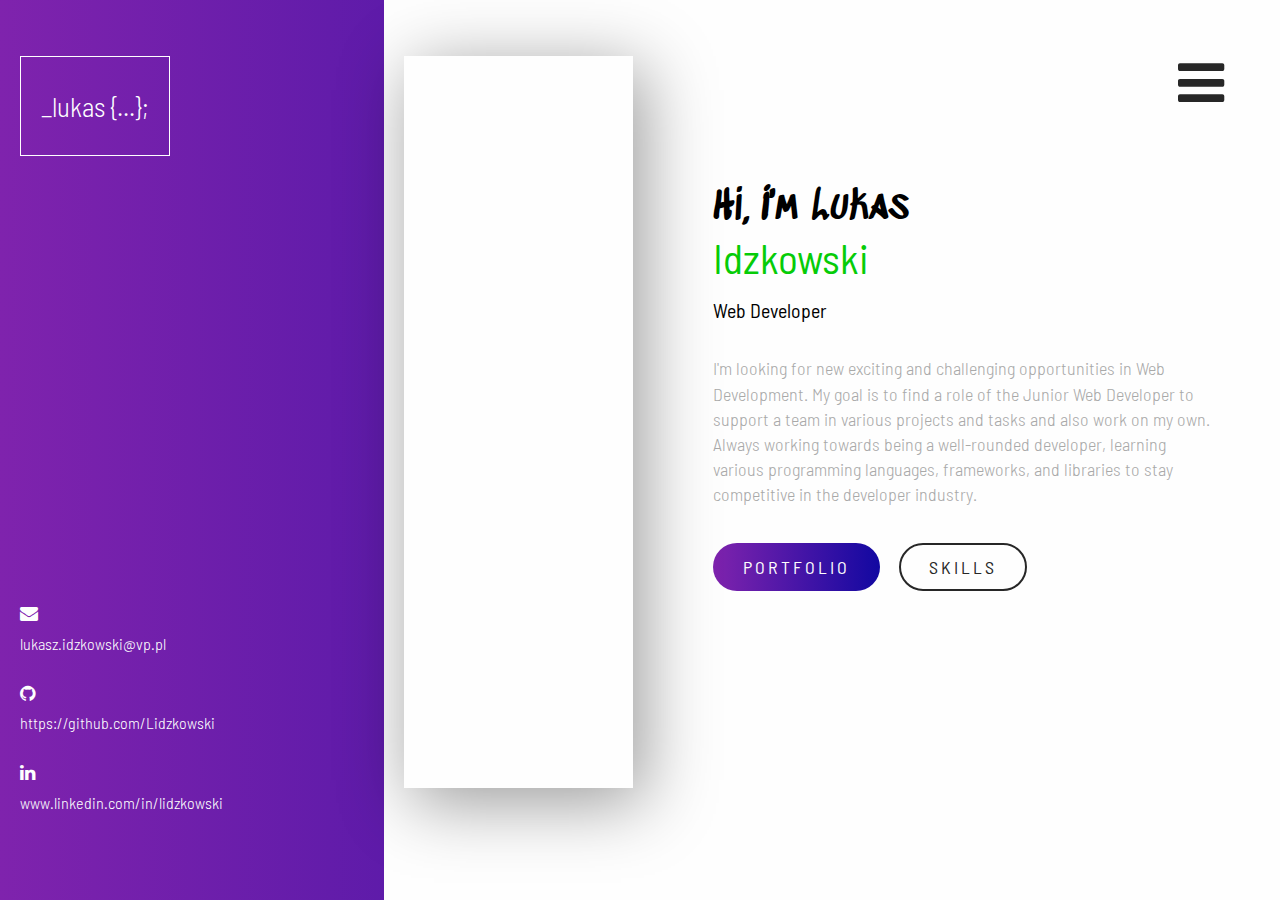
<file: index.html>
<!DOCTYPE html>
<html lang="en">

<head>
  <meta charset="UTF-8">
  <meta name="viewport" content="width=device-width, initial-scale=1.0">
  <meta http-equiv="X-UA-Compatible" content="ie=edge">
  <title>Lukas Idzkowski</title>
  <link href="https://fonts.googleapis.com/css?family=Barlow+Semi+Condensed:100,300,500,600,700&amp;subset=latin-ext" rel="stylesheet">
  <link rel="stylesheet" href="https://cdnjs.cloudflare.com/ajax/libs/font-awesome/4.7.0/css/font-awesome.css">
  <link href="https://fonts.googleapis.com/css?family=Sedgwick+Ave+Display&amp;subset=latin-ext" rel="stylesheet">
  <script src="https://code.jquery.com/jquery-3.2.1.js" integrity="sha256-DZAnKJ/6XZ9si04Hgrsxu/8s717jcIzLy3oi35EouyE=" crossorigin="anonymous"></script>
<link rel="stylesheet" href="238e42bf642140bf218f542c8a7f5f3c.css"></head>

<body class="home">
  <div class="menu-icon">
    <i class="fa fa-bars" aria-hidden="true"></i>
  </div>
  <section id="menu">
    <nav>
      <a href="index.html">Home</a>
      <a href="425d1c2eb77ece6fe15d32c6ee374218.html">Portfolio</a>
      <a href="92d3eab956d726f5918590dc4144a05a.html">Skills</a>
      <a href="3d7cc4a141ee7b6c195413b3f22b4926.html">Contact</a>
    </nav>
  </section>
  <section class="info-section">
    <div class="logo">
      _Lukas {...};
    </div>
    <div class="info-box">
      <h4>
        <i class="fa fa-envelope"></i>
      </h4>
      <a href="mailto: lukasz.idzkowski@vp.pl">
        <p>lukasz.idzkowski@vp.pl</p>
      </a>
      <h4>
        <i class="fa fa-github"></i>
      </h4>
      <a href="https://github.com/Lidzkowski">
        <p>https://github.com/Lidzkowski</p>
      </a>
      <h4>
        <i class="fa fa-linkedin"></i>
      </h4>
      <a href="https://linkedin.com/in/lidzkowski">
        <p>www.linkedin.com/in/lidzkowski</p>
      </a>
    </div>
  </section>
  <section class="content-area">
    <div class="img-container">
      <div class="user-img"></div>
    </div>
    <div class="profile-section">
      <div class="profile">
        <h1>
          <span class="name">Hi, I'm Lukas</span>
          <br>
          <span class="colored">Idzkowski</span>
        </h1>
        <h5>Web Developer</h5>
        <p>I'm looking for new exciting and challenging opportunities in Web Development. My goal is to find a role of the Junior
          Web Developer to support a team in various projects and tasks and also work on my own. Always working towards being
          a well-rounded developer, learning various programming languages, frameworks, and libraries to stay competitive
          in the developer industry.</p>
        <a href="425d1c2eb77ece6fe15d32c6ee374218.html" class="primary-btn">Portfolio</a>
        <a href="92d3eab956d726f5918590dc4144a05a.html" class="ghost-btn">Skills</a>

      </div>
    </div>
  </section>
  <script type="text/javascript">
  $(".menu-icon").click(function(){
  $("body").toggleClass("menu-active");
  });

  $(".menu-icon").click(function(){
    $("i").toggleClass("fa fa-bars fa fa-times");
    });
  </script>
</body>

</html>
</file>
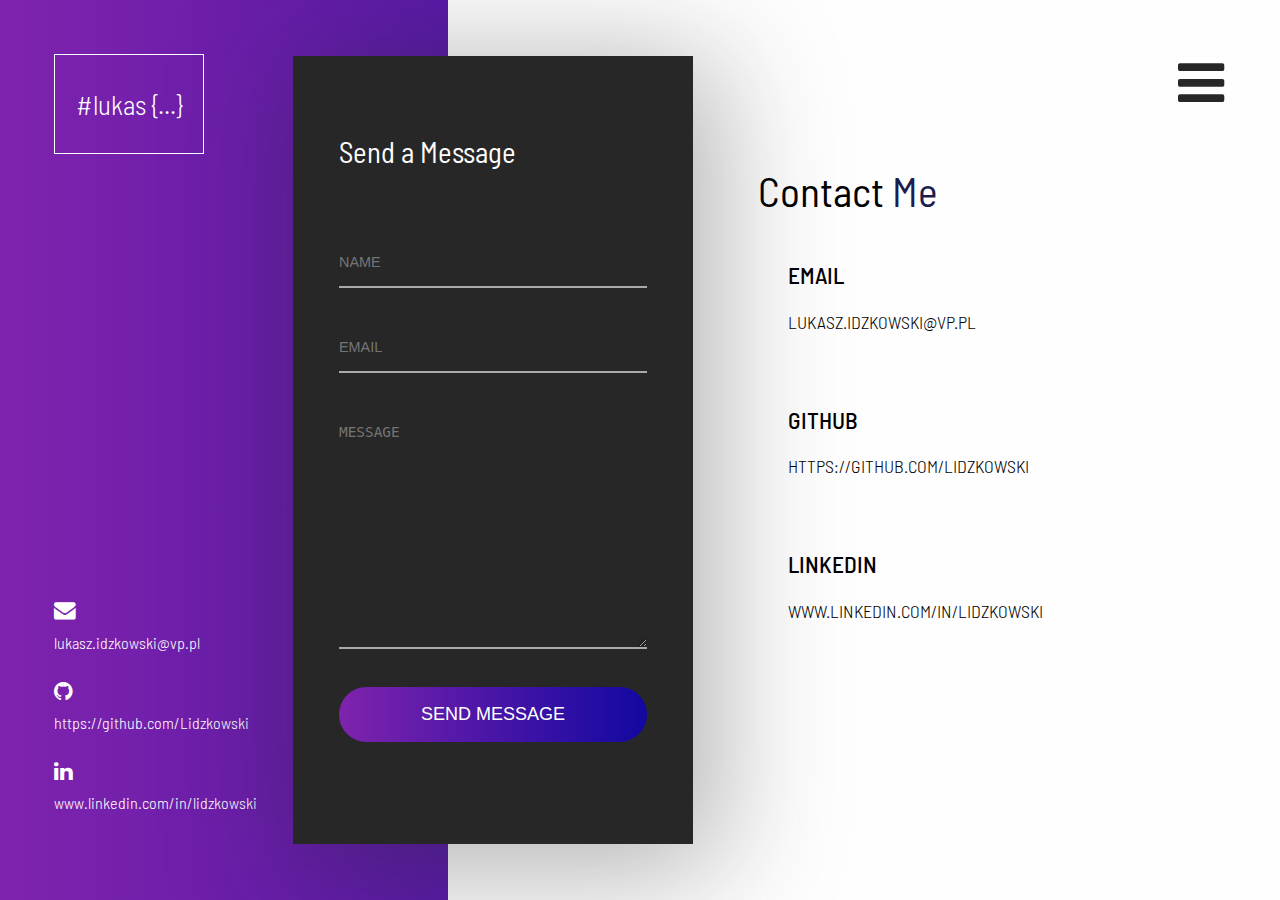
<file: 3d7cc4a141ee7b6c195413b3f22b4926.html>
<!DOCTYPE html>
<html lang="en">

<head>
  <meta charset="UTF-8">
  <meta name="viewport" content="width=device-width, initial-scale=1.0">
  <meta http-equiv="X-UA-Compatible" content="ie=edge">
  <title>Contact</title>
  <link href="https://fonts.googleapis.com/css?family=Barlow+Semi+Condensed:100,300,500,600,700&amp;subset=latin-ext" rel="stylesheet">
  <link rel="stylesheet" href="https://cdnjs.cloudflare.com/ajax/libs/font-awesome/4.7.0/css/font-awesome.css">
  <script src="https://code.jquery.com/jquery-3.2.1.js" integrity="sha256-DZAnKJ/6XZ9si04Hgrsxu/8s717jcIzLy3oi35EouyE=" crossorigin="anonymous"></script>
  <link rel="stylesheet" href="238e42bf642140bf218f542c8a7f5f3c.css"></head>

<body class="contact">
  <div class="menu-icon">
    <i class="fa fa-bars" aria-hidden="true"></i>
  </div>
  <section id="menu">
    <nav>
      <a href="index.html">Home</a>
      <a href="425d1c2eb77ece6fe15d32c6ee374218.html">Portfolio</a>
      <a href="92d3eab956d726f5918590dc4144a05a.html">Skills</a>
      <a href="3d7cc4a141ee7b6c195413b3f22b4926.html">Contact</a>
    </nav>
  </section>
  <section class="info-section">
    <div class="logo">
      #Lukas {...}
    </div>
    <div class="info-box">
      <h4>
        <i class="fa fa-envelope"></i>
      </h4>
      <a href="mailto: lukasz.idzkowski@vp.pl">
        <p>lukasz.idzkowski@vp.pl</p>
      </a>
      <h4>
        <i class="fa fa-github"></i>
      </h4>
      <a href="https://github.com/Lidzkowski">
        <p>https://github.com/Lidzkowski</p>
      </a>
      <h4>
        <i class="fa fa-linkedin"></i>
      </h4>
      <a href="https://linkedin.com/in/lidzkowski">
        <p>www.linkedin.com/in/lidzkowski</p>
      </a>
    </div>
  </section>
  <section class="content-area">

    <div class="img-container">

      <div class="form-section">

        <form action="/" method="post">
          <h4>Send a Message</h4>
          <input type="text" name="name" required="" placeholder="Name">
          <input type="email" name="email" required="" placeholder="Email">
          <textarea name="message" id="" rows="12" required="" placeholder="Message"></textarea>
          <button type="submit">Send Message</button>
        </form>

      </div>
    </div>
    
    <div class="contact-section">
      <div class="contact-info">
        <h1>Contact <span class="colored"> Me</span></h1>
        <div class="contact-box">
          <h5>Email</h5>
          <p>lukasz.idzkowski@vp.pl</p>
        </div>
        <div class="contact-box">
          <h5>GitHub</h5>
          <p>https://github.com/Lidzkowski</p>
        </div>
        <div class="contact-box">
          <h5>Linkedin</h5>
          <p>www.linkedin.com/in/lidzkowski</p>
        </div>
      </div>
    </div>
  </section>
  <script type="text/javascript">
    $(".menu-icon").click(function(){
    $("body").toggleClass("menu-active");
    });
  
    $(".menu-icon").click(function(){
      $("i").toggleClass("fa fa-bars fa fa-times");
      });
    </script>
</body>

</html>
</file>
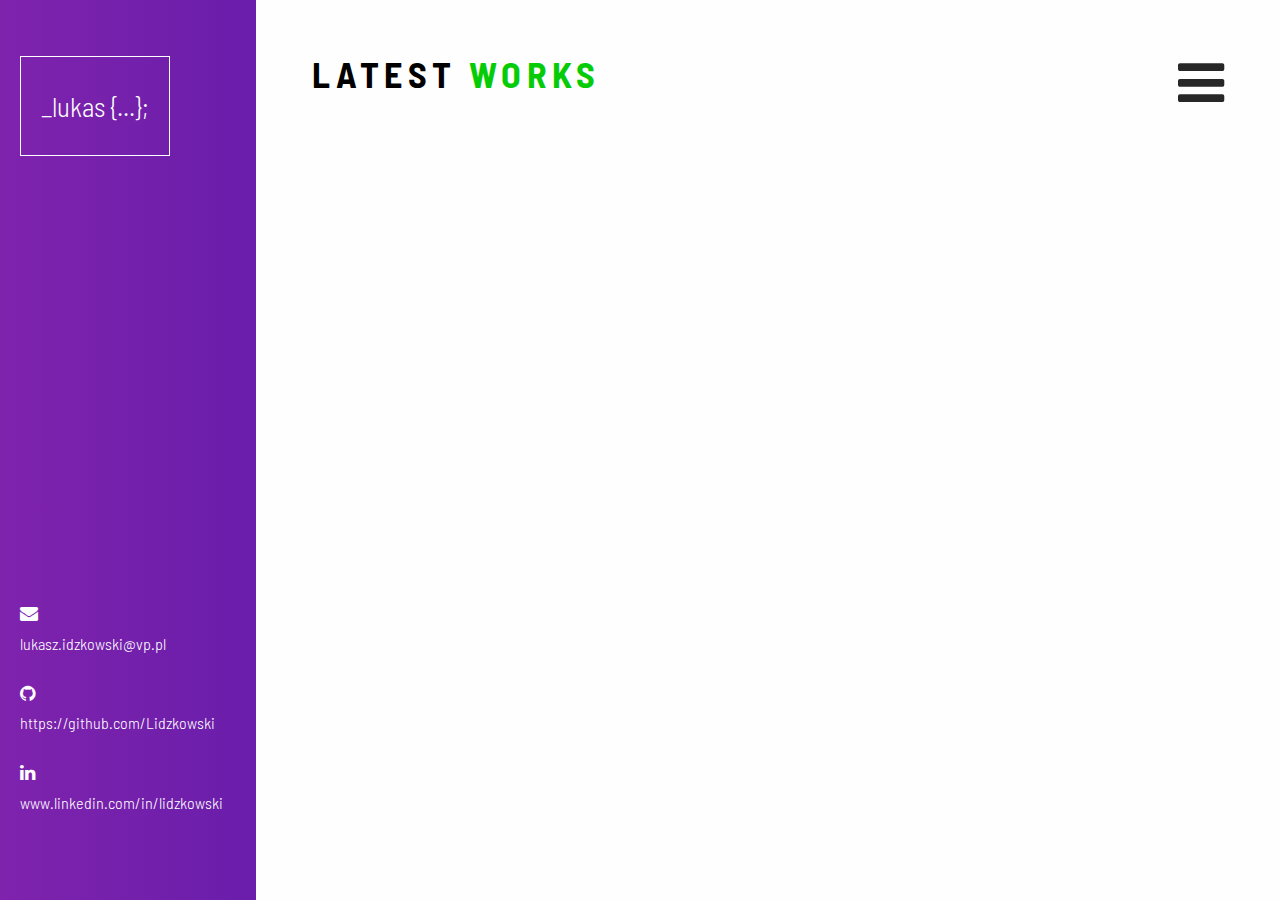
<file: 425d1c2eb77ece6fe15d32c6ee374218.html>
<!DOCTYPE html>
<html lang="en">

<head>
  <meta charset="UTF-8">
  <meta name="viewport" content="width=device-width, initial-scale=1.0">
  <meta http-equiv="X-UA-Compatible" content="ie=edge">
  <title>Portfolio</title>
  <link href="https://fonts.googleapis.com/css?family=Barlow+Semi+Condensed:100,300,500,600,700&amp;subset=latin-ext" rel="stylesheet">
  <link rel="stylesheet" href="https://cdnjs.cloudflare.com/ajax/libs/font-awesome/4.7.0/css/font-awesome.css">
  <script src="https://code.jquery.com/jquery-3.2.1.js" integrity="sha256-DZAnKJ/6XZ9si04Hgrsxu/8s717jcIzLy3oi35EouyE=" crossorigin="anonymous"></script>
<link rel="stylesheet" href="238e42bf642140bf218f542c8a7f5f3c.css"></head>

<body class="portfolio">
  <div class="menu-icon">
    <i class="fa fa-bars" aria-hidden="true"></i>
  </div>
  <section id="menu">
    <nav>
      <a href="index.html">Home</a>
      <a href="425d1c2eb77ece6fe15d32c6ee374218.html">Portfolio</a>
      <a href="92d3eab956d726f5918590dc4144a05a.html">Skills</a>
      <a href="3d7cc4a141ee7b6c195413b3f22b4926.html">Contact</a>
    </nav>
  </section>
  <section class="info-section">
    <div class="logo">
      _Lukas {...};
    </div>
    <div class="info-box">
      <h4>
        <i class="fa fa-envelope"></i>
      </h4>
      <a href="mailto: lukasz.idzkowski@vp.pl">
        <p>lukasz.idzkowski@vp.pl</p>
      </a>
      <h4>
        <i class="fa fa-github"></i>
      </h4>
      <a href="https://github.com/Lidzkowski">
        <p>https://github.com/Lidzkowski</p>
      </a>
      <h4>
        <i class="fa fa-linkedin"></i>
      </h4>
      <a href="https://linkedin.com/in/lidzkowski">
        <p>www.linkedin.com/in/lidzkowski</p>
      </a>
    </div>
  </section>
  <section class="content-area">
    <div class="scroll-section">
      <div class="portfolio-section">
        <div class="title">
          <h1>latest <span class="colored"> works</span></h1>
        </div>
       <div class="project-section">
        <a href="https://lidzkowski.github.io/travel-site/" target="_blank"><div class="project-box" style="background: url(http://jennycornetet.com/wp-content/uploads/2017/03/clear-view-escapes.jpeg) no-repeat center center;
          background-size: cover;
          -webkit-background-size: cover;
          ">
            <div class="grey-bg">
              <div class="project-info">
                <div class="project-details">
                  Travel site project for fiction tour agency 
                </div>
                <div class="project-title">
                  Clear View Escapes
                </div>
                <i class="fa fa-long-arrow-right" aria-hidden="true"></i>
              </div>
            </div>
          </div></a>
          <a href="https://lidzkowski.github.io/flexbox-grid-version/index.html " target="_blank"><div class="project-box" style="background: url(http://biale.home.pl/autoinstalator/wordpress/wp-content/uploads/2013/03/edo.jpg) no-repeat center center;
          background-size: cover;
          -webkit-background-size: cover;
          ">
            <div class="grey-bg">
              <div class="project-info">
                <div class="project-details">
                  Office furniture designs site made on flexbox
                </div>
                <div class="project-title">
                  Zaklad o Meble
                </div>
                <i class="fa fa-long-arrow-right" aria-hidden="true"></i>
              </div>
            </div>
          </div></a>
          <a href="https://lidzkowski.github.io/race/" target="_blank"><div class="project-box" style="background: url(https://www.intechnic.com/hubfs/Blog/Featured%20Images/30%20Creative%20Website%20Examples%20of%20CSS%20Animation.jpg?t=1516222892857) no-repeat center center;
          background-size: cover;
          -webkit-background-size: cover;
          ">
            <div class="grey-bg">
              <div class="project-info">
                <div class="project-details">
                  CSS3 race animation - Quess who win !
                </div>
                <div class="project-title">
                  RACE!
                </div>
                <i class="fa fa-long-arrow-right" aria-hidden="true"></i>
              </div>
            </div>
          </div></a>
          <a href="https://lidzkowski.github.io/losowanie-LOTTO/" target="_blank"><div class="project-box" style="background: url(https://cdn-images-1.medium.com/max/785/1*0aiVvkRZkAKW45jFKrOqAg.png) no-repeat center center;
          background-size: cover;
          -webkit-background-size: cover;
          ">
            <div class="grey-bg">
              <div class="project-info">
                <div class="project-details">
                  Simple script that emulate Polish Lottery
                </div>
                <div class="project-title">
                  LOTTO
                </div>
                <i class="fa fa-long-arrow-right" aria-hidden="true"></i>
              </div>
            </div>
          </div></a>
        </div>
      </div>
    </div>
  </section>
  <script type="text/javascript">
    $(".menu-icon").click(function(){
    $("body").toggleClass("menu-active");
    });
  
    $(".menu-icon").click(function(){
      $("i").toggleClass("fa fa-bars fa fa-times");
      });
    </script>
</body>

</html>
</file>
<file: 238e42bf642140bf218f542c8a7f5f3c.css>
/* http://meyerweb.com/eric/tools/css/reset/ 
   v2.0 | 20110126
   License: none (public domain)
*/
html, body, div, span, applet, object, iframe,
h1, h2, h3, h4, h5, h6, p, blockquote, pre,
a, abbr, acronym, address, big, cite, code,
del, dfn, em, img, ins, kbd, q, s, samp,
small, strike, strong, sub, sup, tt, var,
b, u, i, center,
dl, dt, dd, ol, ul, li,
fieldset, form, label, legend,
table, caption, tbody, tfoot, thead, tr, th, td,
article, aside, canvas, details, embed,
figure, figcaption, footer, header, hgroup,
menu, nav, output, ruby, section, summary,
time, mark, audio, video {
  margin: 0;
  padding: 0;
  border: 0;
  font-size: 100%;
  font: inherit;
  vertical-align: baseline; }

/* HTML5 display-role reset for older browsers */
article, aside, details, figcaption, figure,
footer, header, hgroup, menu, nav, section {
  display: block; }

body {
  line-height: 1; }

ol, ul {
  list-style: none; }

blockquote, q {
  quotes: none; }

blockquote:before, blockquote:after,
q:before, q:after {
  content: '';
  content: none; }

table {
  border-collapse: collapse;
  border-spacing: 0; }

* {
  box-sizing: border-box; }

html,
body {
  font-size: 18px;
  font-family: 'Barlow Semi Condensed', sans-serif;
  height: 100%;
  background: #7f23ad;
  background: -moz-linear-gradient(left, #7f23ad 0%, #1208a1 100%);
  background: -webkit-gradient(left top, right top, color-stop(0%, #7f23ad), color-stop(100%, #1208a1));
  background: -webkit-linear-gradient(left, #7f23ad 0%, #1208a1 100%);
  background: -o-linear-gradient(left, #7f23ad 0%, #1208a1 100%);
  background: -ms-linear-gradient(left, #7f23ad 0%, #1208a1 100%);
  background: linear-gradient(to right, #7f23ad 0%, #1208a1 100%);
  filter: progid:DXImageTransform.Microsoft.gradient( startColorstr='#7f23ad', endColorstr='#1208a1', GradientType=1); }

.menu-icon {
  position: fixed;
  top: 36px;
  right: 36px;
  z-index: 11;
  padding: 20px; }
  .menu-icon .fa {
    font-size: 3rem;
    color: #272727;
    transition: all 0.2s ease-in-out; }
    .menu-icon .fa:hover {
      color: #06CC08;
      cursor: pointer; }

.primary-btn {
  text-decoration: none;
  background: #7f23ad;
  background: -moz-linear-gradient(left, #7f23ad 0%, #1208a1 100%);
  background: -webkit-gradient(left top, right top, color-stop(0%, #7f23ad), color-stop(100%, #1208a1));
  background: -webkit-linear-gradient(left, #7f23ad 0%, #1208a1 100%);
  background: -o-linear-gradient(left, #7f23ad 0%, #1208a1 100%);
  background: -ms-linear-gradient(left, #7f23ad 0%, #1208a1 100%);
  background: linear-gradient(to right, #7f23ad 0%, #1208a1 100%);
  filter: progid:DXImageTransform.Microsoft.gradient( startColorstr='#7f23ad', endColorstr='#1208a1', GradientType=1);
  -webkit-border-radius: 30px;
  -moz-border-radius: 30px;
  border-radius: 30px;
  text-align: center;
  color: #fefefe;
  padding: 15px 30px;
  display: inline-block;
  text-transform: uppercase;
  letter-spacing: 3px;
  transition: background .3s ease-in-out; }
  .primary-btn:hover {
    background: #06CC08; }

.ghost-btn {
  text-decoration: none;
  border: 2px solid #272727;
  -webkit-border-radius: 30px;
  -moz-border-radius: 30px;
  border-radius: 30px;
  text-align: center;
  color: #272727;
  padding: 13px 28px;
  display: inline-block;
  text-transform: uppercase;
  letter-spacing: 3px;
  transition: all 0.2s ease-in-out; }
  .ghost-btn:hover {
    border-color: #06CC08;
    color: #06CC08; }

.primary-btn,
.ghost-btn {
  margin-bottom: 20px;
  margin-right: 15px; }

#menu {
  background: #1C1D4E;
  position: fixed;
  width: 100%;
  top: 0;
  bottom: 0;
  transform: translate3d(-100%, 0, 0);
  z-index: 10;
  display: flex;
  align-items: center;
  justify-content: center;
  opacity: 1;
  transition: all .5s ease-in-out; }
  #menu nav {
    width: 400px;
    text-align: center; }
    #menu nav a {
      font-size: 2.3rem;
      padding: 1rem;
      display: block;
      text-decoration: none;
      color: white;
      transition: all 0.2s ease-in-out; }
      #menu nav a:hover {
        color: #06CC08; }

.menu-active .menu-icon .fa {
  color: white;
  transition: all 0.2s ease-in-out; }
  .menu-active .menu-icon .fa:hover {
    color: #06CC08; }

.menu-active #menu {
  opacity: .9;
  width: 100%;
  top: 0;
  bottom: 0;
  transform: translate3d(0, 0, 0); }

.scroll-section {
  height: 100vh;
  overflow-y: scroll;
  overflow-x: hidden;
  padding: 56px; }

.name {
  font-family: 'Sedgwick Ave Display', cursive; }

.colored {
  color: #06CC08; }

.logo {
  border: 1px solid #fff;
  height: 100px;
  width: 150px;
  display: flex;
  align-items: center;
  justify-content: center;
  text-transform: lowercase;
  font-size: 1.5rem;
  font-weight: 300;
  color: #fff;
  line-height: 0;
  transition: all 0.2s ease-in-out; }
  .logo:hover {
    border-color: #06CC08;
    color: #06CC08;
    cursor: pointer; }

.info-section {
  padding: 54px;
  width: 35%;
  position: absolute;
  top: 0;
  bottom: 0;
  left: 0; }
  .info-section .info-box {
    position: absolute;
    bottom: 60px; }
    .info-section .info-box h4 {
      font-size: 1.2rem;
      color: #fefefe;
      margin: .7rem 0; }
    .info-section .info-box p {
      font-size: .9rem;
      font-weight: 300;
      color: #fefefe;
      margin: .2rem 0 1.6rem; }
      .info-section .info-box p:hover {
        color: #06CC08; }
    .info-section .info-box a {
      text-decoration: none; }
  .info-section .icon-section a {
    color: white;
    text-decoration: none;
    font-size: 1.2rem;
    padding: 0 10px; }
    .info-section .icon-section a:first-child {
      padding: 0 10px 0 0; }
    .info-section .icon-section a:hover {
      color: #06CC08; }

.home .info-section {
  padding: 54px;
  width: 35%; }

.content-area {
  margin-left: 35%;
  width: 65%;
  background: #fefefe;
  height: 100%; }
  .content-area .img-container {
    display: inline-block;
    width: 30%;
    position: relative;
    height: 100%; }
    .content-area .img-container .user-img {
      position: absolute;
      top: 56px;
      left: -250px;
      width: 500px;
      height: calc(100% - 112px);
      background: url(https://images.unsplash.com/photo-1489506020498-e6c1cc350f10?auto=format&fit=crop&w=634&q=80) no-repeat center;
      -webkit-background-size: cover;
      -webkit-box-shadow: 9px 13px 66px 2px rgba(0, 0, 0, 0.39);
      -moz-box-shadow: 9px 13px 66px 2px rgba(0, 0, 0, 0.39);
      box-shadow: 9px 13px 66px 2px rgba(0, 0, 0, 0.39); }
  .content-area .profile-section {
    vertical-align: top;
    display: inline-block;
    padding: 20% 0 0;
    max-width: 500px; }
    .content-area .profile-section .profile h1 {
      font-size: 2.3rem;
      font-weight: 400;
      line-height: 1.2;
      margin: 0 0 1rem 0; }
    .content-area .profile-section .profile h5 {
      font-size: 1.1rem;
      margin: 0 0 2rem 0; }
    .content-area .profile-section .profile p {
      color: #a9a9a9;
      font-weight: 300;
      line-height: 1.4;
      margin-bottom: 2rem; }

@media (max-width: 767px) {
  .home .menu-icon {
    top: 10px;
    right: 20px; }
    .home .menu-icon .fa {
      font-size: 2rem; }
  .home .content-area {
    height: auto; }
    .home .content-area:after {
      content: "";
      clear: both;
      display: table; }
  .home .info-section {
    padding: 10px 20px;
    position: static; }
    .home .info-section .logo {
      height: 80px;
      width: 200px; }
    .home .info-section .info-box {
      display: none; }
  .home .content-area {
    margin-left: 0;
    width: 100%; }
    .home .content-area .img-container {
      height: 700px;
      padding: 56px 20px 0; }
      .home .content-area .img-container .user-img {
        position: static;
        width: 100%; }
    .home .content-area .profile-section {
      height: auto;
      width: 70%;
      float: right;
      padding: 20% 20px 0;
      max-height: 100%; } }

@media (min-width: 768px) and (max-width: 991px) {
  .home .info-section {
    padding: 56px 20px;
    width: 30%; }
    .home .info-section .fa {
      font-size: 1rem; }
  .home .content-area {
    margin-left: 30%;
    width: 70%; }
    .home .content-area .img-container {
      padding: 56px 20px 0;
      float: left; }
      .home .content-area .img-container .user-img {
        position: static;
        width: 100%; }
    .home .content-area .profile-section {
      width: 70%;
      float: left; } }

@media (min-width: 992px) and (max-width: 1199px) {
  .home .content-area {
    margin-left: 30%;
    width: 70%; }
    .home .content-area .img-container {
      padding: 56px 20px 0;
      float: left; }
      .home .content-area .img-container .user-img {
        position: static;
        width: 100%; }
    .home .content-area .profile-section {
      width: 70%;
      float: left;
      padding: 20% 20px 0;
      max-width: 800px; } }

@media (min-width: 1200px) and (max-width: 1500px) {
  .home .info-section {
    padding: 56px 20px;
    width: 30%; }
    .home .info-section .fa {
      font-size: 1rem; }
  .home .content-area {
    width: 70%;
    margin-left: 30%; }
    .home .content-area .img-container {
      padding: 56px 20px 0;
      float: left; }
      .home .content-area .img-container .user-img {
        position: static;
        width: 100%; }
    .home .content-area .profile-section {
      width: 70%;
      float: left;
      padding: 20% 60px 0;
      max-width: 800px; } }

.resume .info-section {
  width: 20%; }

.resume .content-area {
  margin-left: 20%;
  width: 80%;
  background: #fefefe;
  height: 100%;
  overflow: hidden; }
  .resume .content-area .category {
    margin-bottom: 56px; }
    .resume .content-area .category h1 {
      letter-spacing: .3rem;
      font-weight: 700;
      font-size: 2rem;
      text-transform: uppercase;
      margin-bottom: 56px; }
    .resume .content-area .category .xp-section {
      display: grid;
      grid-template-columns: 1fr 1fr 1fr;
      grid-column-gap: 56px;
      grid-row-gap: 30px;
      max-width: 1000px; }
      .resume .content-area .category .xp-section .xp-box {
        text-align: center;
        cursor: pointer;
        padding: 30px;
        transition: all .5s ease-in-out; }
        .resume .content-area .category .xp-section .xp-box:hover {
          -webkit-box-shadow: 0px 20px 113px 12px rgba(40, 41, 41, 0.12);
          -moz-box-shadow: 0px 20px 113px 12px rgba(40, 41, 41, 0.12);
          box-shadow: 0px 20px 113px 12px rgba(40, 41, 41, 0.12);
          transform: scale(1.1); }
        .resume .content-area .category .xp-section .xp-box h5 {
          text-transform: uppercase;
          font-weight: 500;
          font-size: 1.3rem;
          margin-bottom: 1.4rem; }
        .resume .content-area .category .xp-section .xp-box p {
          text-transform: uppercase;
          font-weight: 300;
          font-size: 1rem;
          margin-bottom: 1rem; }

@media (max-width: 767px) {
  .resume .menu-icon {
    top: 10px;
    right: 20px; }
    .resume .menu-icon .fa {
      font-size: 2rem; }
  .resume .content-area {
    height: auto; }
    .resume .content-area:after {
      content: "";
      clear: both;
      display: table; }
  .resume .info-section {
    padding: 10px 20px;
    position: static; }
    .resume .info-section .logo {
      height: 80px;
      width: 200px; }
    .resume .info-section .info-box {
      display: none; }
  .resume .scroll-section {
    padding: 50px 20px;
    width: 100%;
    height: auto;
    overflow: auto; }
  .resume .content-area {
    margin-left: 0;
    width: 100%; }
    .resume .content-area .category {
      width: 100%; }
      .resume .content-area .category .xp-section {
        grid-template-columns: 1fr; } }

@media (min-width: 768px) and (max-width: 991px) {
  .resume .info-section {
    padding: 56px 20px;
    width: 30%; }
    .resume .info-section .fa {
      font-size: 1rem; }
  .resume .content-area {
    margin-left: 30%;
    width: 70%;
    height: auto; }
    .resume .content-area:after {
      content: "";
      clear: both;
      display: table; }
    .resume .content-area .category {
      width: 100%; }
      .resume .content-area .category .xp-section {
        grid-template-columns: 1fr 1fr; } }

@media (min-width: 992px) and (max-width: 1199px) {
  .resume .info-section .icon-section a {
    font-size: 1rem; }
  .resume .content-area {
    margin-left: 30%;
    width: 70%;
    height: auto; }
    .resume .content-area:after {
      content: "";
      clear: both;
      display: table; }
    .resume .content-area .category {
      width: 100%; }
      .resume .content-area .category .xp-section {
        grid-template-columns: 1fr 1fr; } }

@media (min-width: 1200px) {
  .resume .content-area .img-container {
    padding: 56px 20px 0;
    float: left; }
    .resume .content-area .img-container .form-section {
      left: -155px;
      width: 400px; } }

.portfolio .info-section {
  width: 20%; }

.portfolio .content-area {
  margin-left: 20%;
  width: 80%;
  background: #fefefe;
  height: 100%;
  overflow: hidden; }
  .portfolio .content-area .portfolio-section {
    margin-bottom: 56px; }
    .portfolio .content-area .portfolio-section h1 {
      letter-spacing: .3rem;
      font-weight: 700;
      font-size: 2rem;
      text-transform: uppercase;
      margin-bottom: 56px; }
    .portfolio .content-area .portfolio-section .project-section {
      display: grid;
      grid-template-columns: 1fr 1fr;
      grid-gap: 1rem; }
      .portfolio .content-area .portfolio-section .project-section .project-box {
        position: relative;
        cursor: pointer;
        padding: 30px;
        transition: all .5s ease-in-out;
        height: 400px; }
        .portfolio .content-area .portfolio-section .project-section .project-box:hover {
          -webkit-box-shadow: 0px 20px 113px 12px rgba(40, 41, 41, 0.12);
          -moz-box-shadow: 0px 20px 113px 12px rgba(40, 41, 41, 0.12);
          box-shadow: 0px 20px 113px 12px rgba(40, 41, 41, 0.12); }
        .portfolio .content-area .portfolio-section .project-section .project-box h5 {
          text-transform: uppercase;
          font-weight: 500;
          font-size: 1.3rem;
          margin-bottom: 1.4rem; }
        .portfolio .content-area .portfolio-section .project-section .project-box p {
          text-transform: uppercase;
          font-weight: 300;
          font-size: 1rem;
          margin-bottom: 1rem; }
        .portfolio .content-area .portfolio-section .project-section .project-box .grey-bg {
          background: #efefef;
          position: absolute;
          top: 0;
          bottom: 0;
          right: 0;
          left: 0;
          opacity: 0;
          transition: all .2s ease-in-out;
          overflow: hidden; }
          .portfolio .content-area .portfolio-section .project-section .project-box .grey-bg:hover {
            opacity: .8; }
            .portfolio .content-area .portfolio-section .project-section .project-box .grey-bg:hover .project-info .project-details {
              transform: translate3d(0, 0, 0);
              opacity: 1; }
            .portfolio .content-area .portfolio-section .project-section .project-box .grey-bg:hover .project-info .project-title {
              transform: translate3d(0, 0, 0);
              opacity: 1; }
          .portfolio .content-area .portfolio-section .project-section .project-box .grey-bg .project-info {
            padding: 56px;
            position: absolute;
            bottom: 0;
            width: 100%; }
            .portfolio .content-area .portfolio-section .project-section .project-box .grey-bg .project-info .project-details {
              position: relative;
              font-size: 1.1rem;
              text-transform: capitalize;
              margin: 0 0 1rem;
              transform: translate3d(-100px, 0, 0);
              transition: all .3s ease-in;
              opacity: 0; }
            .portfolio .content-area .portfolio-section .project-section .project-box .grey-bg .project-info .project-title {
              font-size: 1.8rem;
              text-transform: uppercase;
              font-weight: 700;
              transform: translate3d(-400px, 0, 0);
              transition: all .3s ease-in .1s;
              opacity: 0; }
            .portfolio .content-area .portfolio-section .project-section .project-box .grey-bg .project-info .fa-long-arrow-right {
              position: absolute;
              bottom: 56px;
              right: 56px;
              font-size: 3rem; }

@media (max-width: 767px) {
  .portfolio .menu-icon {
    top: 10px;
    right: 20px; }
    .portfolio .menu-icon .fa {
      font-size: 2rem; }
  .portfolio .content-area {
    height: auto; }
    .portfolio .content-area:after {
      content: "";
      clear: both;
      display: table; }
  .portfolio .info-section {
    padding: 10px 20px;
    position: static; }
    .portfolio .info-section .logo {
      height: 80px;
      width: 200px; }
    .portfolio .info-section .info-box {
      display: none; }
  .portfolio .scroll-section {
    padding: 50px 20px;
    width: 100%;
    height: auto;
    overflow: auto; }
  .portfolio .content-area {
    margin-left: 0;
    width: 100%; }
    .portfolio .content-area .portfolio-section {
      width: 100%; }
      .portfolio .content-area .portfolio-section .project-section {
        grid-template-columns: 1fr; } }

@media (min-width: 768px) and (max-width: 991px) {
  .portfolio .info-section {
    padding: 56px 20px;
    width: 30%; }
    .portfolio .info-section .fa {
      font-size: 1rem; }
  .portfolio .content-area {
    margin-left: 30%;
    width: 70%;
    height: auto; }
    .portfolio .content-area:after {
      content: "";
      clear: both;
      display: table; }
    .portfolio .content-area .portfolio-section {
      width: 100%; }
      .portfolio .content-area .portfolio-section .project-section {
        grid-template-columns: 1fr; } }

@media (min-width: 992px) and (max-width: 1199px) {
  .portfolio .info-section .icon-section a {
    font-size: 1rem; }
  .portfolio .content-area {
    margin-left: 30%;
    width: 70%;
    height: auto; }
    .portfolio .content-area:after {
      content: "";
      clear: both;
      display: table; }
    .portfolio .content-area .portfolio-section {
      width: 100%; }
      .portfolio .content-area .portfolio-section .project-section {
        grid-template-columns: 1fr; } }

@media (min-width: 1200px) {
  .portfolio .info-section {
    padding: 56px 20px;
    width: 30%; }
    .portfolio .info-section .fa {
      font-size: 1rem; }
  .portfolio .content-area .img-container {
    padding: 56px 20px 0;
    float: left; }
    .portfolio .content-area .img-container .form-section {
      left: -155px;
      width: 400px; } }

.contact .info-section {
  padding: 54px;
  width: 35%; }

.content-area {
  margin-left: 35%;
  width: 65%;
  background: #fefefe;
  height: 100%; }
  .content-area .img-container {
    display: inline-block;
    width: 30%;
    position: relative;
    height: 100%; }
    .content-area .img-container .form-section {
      overflow-y: scroll;
      overflow-x: hidden;
      position: absolute;
      top: 56px;
      left: -250px;
      width: 500px;
      height: calc(100% - 112px);
      background: #272727;
      color: #fefefe;
      padding: 46px;
      -webkit-box-shadow: 13px 16px 113px 12px rgba(40, 41, 41, 0.35);
      -moz-box-shadow: 13px 16px 113px 12px rgba(40, 41, 41, 0.35);
      box-shadow: 13px 16px 113px 12px rgba(40, 41, 41, 0.35); }
      .content-area .img-container .form-section h4 {
        font-size: 1.6rem;
        margin-top: 2rem;
        margin-bottom: 4rem; }
      .content-area .img-container .form-section input[type="text"],
      .content-area .img-container .form-section input[type="email"],
      .content-area .img-container .form-section textarea {
        width: 100%;
        background: transparent;
        border: none;
        border-bottom: 2px solid #a9a9a9;
        margin-bottom: 2rem;
        font-size: .8rem;
        text-transform: uppercase;
        line-height: 1.2;
        color: #a9a9a9;
        padding: 15px 0; }
      .content-area .img-container .form-section button[type="submit"] {
        background: #7f23ad;
        background: -moz-linear-gradient(left, #7f23ad 0%, #1208a1 100%);
        background: -webkit-gradient(left top, right top, color-stop(0%, #7f23ad), color-stop(100%, #1208a1));
        background: -webkit-linear-gradient(left, #7f23ad 0%, #1208a1 100%);
        background: -o-linear-gradient(left, #7f23ad 0%, #1208a1 100%);
        background: -ms-linear-gradient(left, #7f23ad 0%, #1208a1 100%);
        background: linear-gradient(to right, #7f23ad 0%, #1208a1 100%);
        filter: progid:DXImageTransform.Microsoft.gradient( startColorstr='#7f23ad', endColorstr='#1208a1', GradientType=1);
        border: none;
        -webkit-border-radius: 30px;
        -moz-border-radius: 30px;
        border-radius: 30px;
        text-align: center;
        color: #fefefe;
        font-size: 1rem;
        padding: 17px 30px;
        text-transform: uppercase;
        width: 100%;
        transition: background .3s ease-in-out; }
        .content-area .img-container .form-section button[type="submit"]:hover {
          background: #06CC08; }
  .content-area .contact-section {
    vertical-align: top;
    display: inline-block;
    padding: 56px;
    width: 50vh; }
    .content-area .contact-section .contact-info h1 {
      font-size: 2.3rem;
      font-weight: 400;
      line-height: 1.2;
      margin: 0 0 1rem 0; }
      .content-area .contact-section .contact-info h1 span {
        color: #1C1D4E; }
    .content-area .contact-section .contact-info .contact-box {
      width: 75%;
      cursor: pointer;
      padding: 30px;
      transition: all .5s ease-in-out; }
      .content-area .contact-section .contact-info .contact-box:hover {
        -webkit-box-shadow: 0px 20px 113px 12px rgba(40, 41, 41, 0.12);
        -moz-box-shadow: 0px 20px 113px 12px rgba(40, 41, 41, 0.12);
        box-shadow: 0px 20px 113px 12px rgba(40, 41, 41, 0.12);
        transform: scale(1.1); }
      .content-area .contact-section .contact-info .contact-box h5 {
        text-transform: uppercase;
        font-weight: 500;
        font-size: 1.3rem;
        margin-bottom: 1.4rem; }
      .content-area .contact-section .contact-info .contact-box p {
        text-transform: uppercase;
        font-weight: 300;
        font-size: 1rem;
        margin-bottom: 1rem; }

@media (max-width: 767px) {
  .contact .menu-icon {
    top: 10px;
    right: 20px; }
    .contact .menu-icon .fa {
      font-size: 2rem; }
  .contact .content-area {
    height: auto; }
    .contact .content-area:after {
      content: "";
      clear: both;
      display: table; }
  .contact .info-section {
    padding: 10px 20px;
    position: static; }
    .contact .info-section .logo {
      height: 80px;
      width: 200px; }
    .contact .info-section .info-box {
      display: none; }
  .contact .content-area {
    margin-left: 0;
    width: 100%; }
    .contact .content-area .img-container {
      width: 100%;
      height: 700px;
      padding: 56px 20px 0; }
      .contact .content-area .img-container .form-section {
        position: static;
        width: 100%;
        height: auto;
        overflow: auto; }
    .contact .content-area .contact-section {
      height: auto;
      width: 100%;
      float: right;
      padding: 20% 20px 0;
      max-height: 100%; } }

@media (min-width: 768px) and (max-width: 991px) {
  .contact .content-area {
    margin-left: 30%;
    width: 70%;
    height: auto; }
    .contact .content-area:after {
      content: "";
      clear: both;
      display: table; }
    .contact .content-area .img-container {
      padding: 56px 20px 0;
      width: 100%;
      height: auto; }
      .contact .content-area .img-container .form-section {
        position: static;
        width: 100%;
        height: auto;
        overflow: auto; }
    .contact .content-area .contact-section {
      width: 70%;
      float: left; } }

@media (min-width: 992px) and (max-width: 1199px) {
  .contact .info-section .icon-section a {
    font-size: 1rem; }
  .contact .content-area {
    margin-left: 30%;
    width: 70%;
    height: auto; }
    .contact .content-area:after {
      content: "";
      clear: both;
      display: table; }
    .contact .content-area .img-container {
      height: auto;
      padding: 56px 20px 0;
      float: left;
      width: 100%; }
      .contact .content-area .img-container .form-section {
        position: static;
        width: 100%;
        float: left;
        overflow: auto; }
    .contact .content-area .contact-section {
      width: 70%;
      float: left;
      padding: 20% 20px 0;
      max-width: 800px; } }

@media (min-width: 1200px) {
  .contact .content-area .img-container {
    padding: 56px 20px 0;
    float: left; }
    .contact .content-area .img-container .form-section {
      left: -155px;
      width: 400px; }
  .contact .content-area .contact-section {
    width: 70%;
    float: left;
    padding: 20% 60px 0;
    max-width: 800px; } }

@media (min-width: 1500px) {
  .contact .content-area .img-container {
    padding: 56px 20px 0;
    float: left; }
    .contact .content-area .img-container .form-section {
      left: -250px;
      width: 500px; }
  .contact .content-area .contact-section {
    width: 70%;
    float: left;
    padding: 20% 60px 0;
    max-width: 800px; } }
</file>
